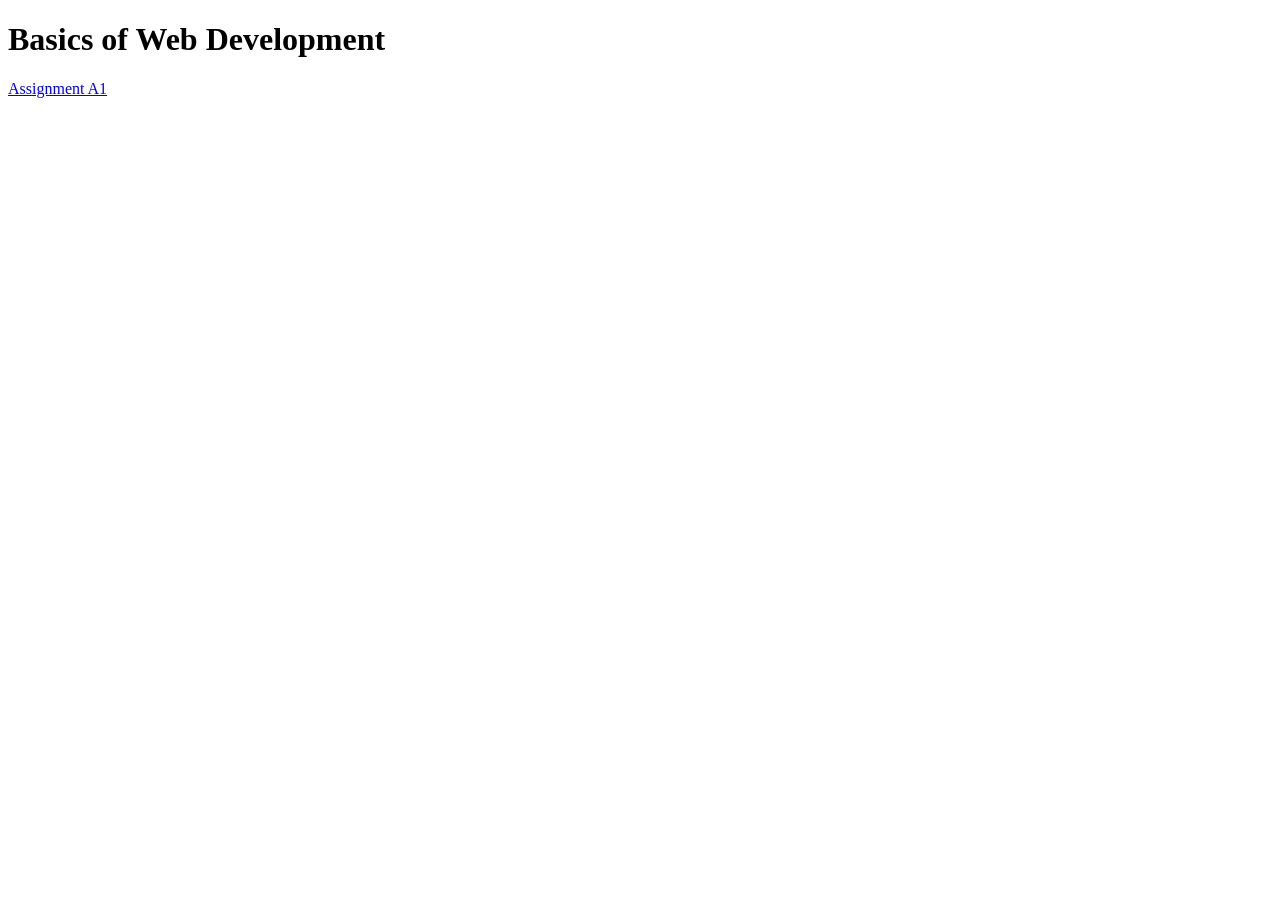
<file: index.html>
<!DOCTYPE html>
<html lang="en">
<head>
    <meta charset="UTF-8">
    <meta name="viewport" content="width=device-width, initial-scale=1.0">
    <title>Basics of Web Development</title>
</head>
<body>
    <h1>Basics of Web Development</h1>
    <p><a href="a1/">Assignment A1</a></p>
</body>
</html>
</file>
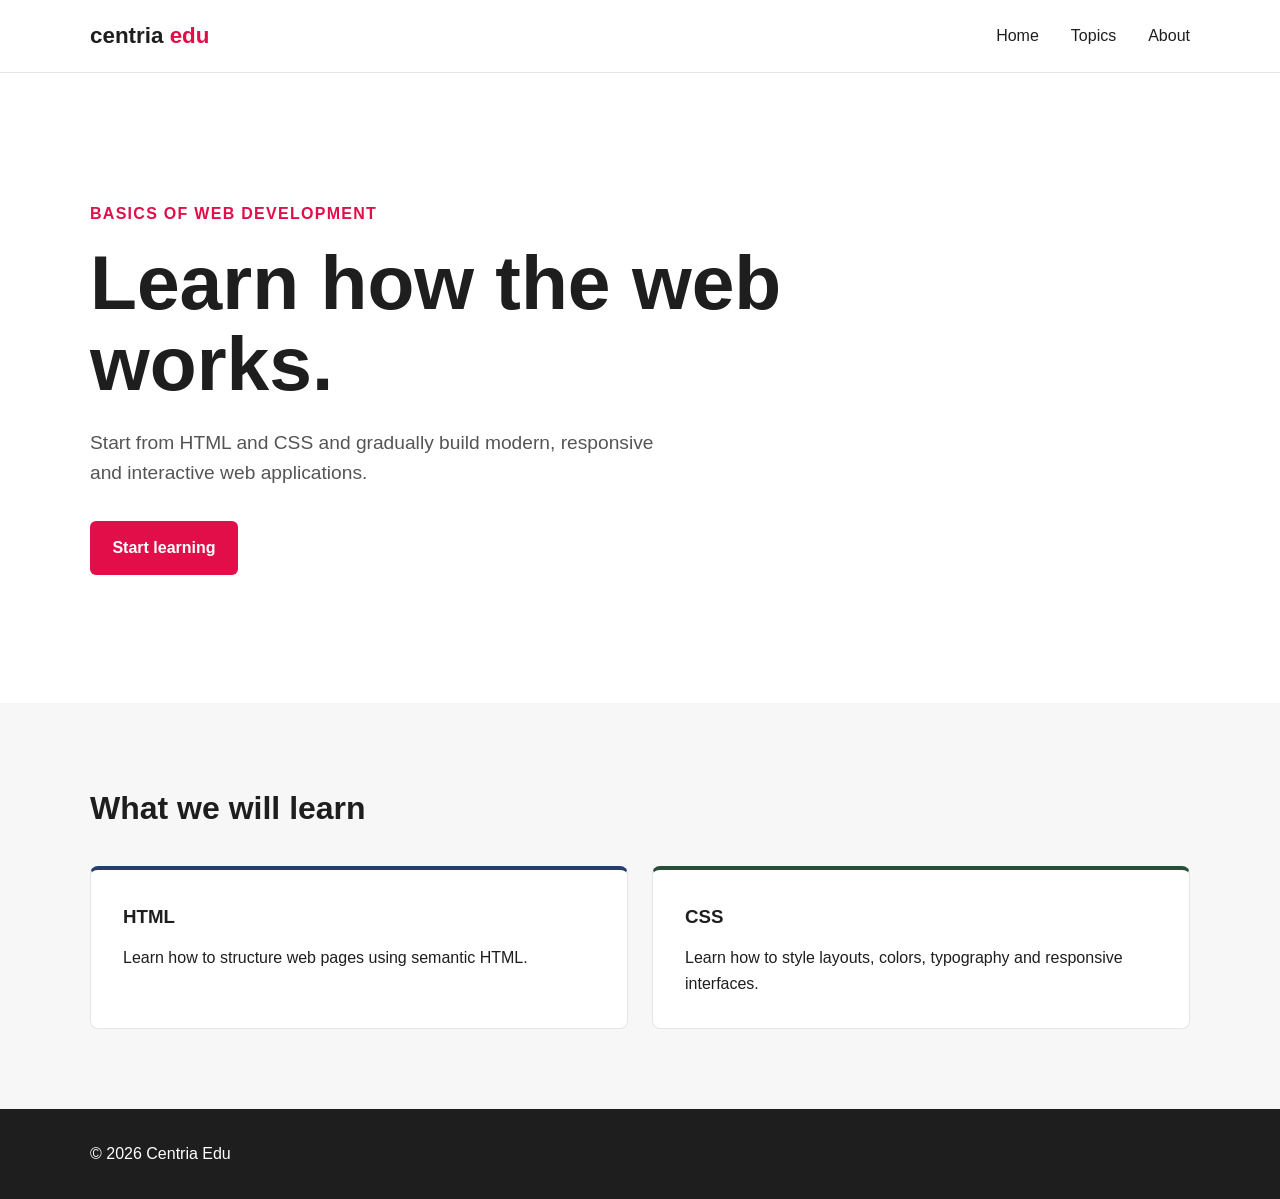
<file: a1/index.html>
<!--
    Centria Edu - Basics of Web Development

    Original author: Ville Heikkiniemi
    Modified by: Yehor Shevchenko
    Last modified: 2026-09-09

    Based on the original course template.
-->

<!DOCTYPE html>
<html lang="en">
<head>
    <meta charset="UTF-8">
    <meta name="viewport" content="width=device-width, initial-scale=1.0">
    <meta name="author" content="Ville Heikkiniemi">
    <link rel="icon" href="favicon.ico">

    <title>Centria Edu | Basics of Web Development</title>
    <link rel="stylesheet" href="style.css">
</head>

<body>

    <header>
        <div class="container">
            <nav>
                <div class="logo">
                    centria <span>edu</span>
                </div>

                <ul>
                    <li><a href="#">Home</a></li>
                    <li><a href="#topics">Topics</a></li>
                    <li><a href="#">About</a></li>
                </ul>
            </nav>
        </div>
    </header>

    <main>

        <section class="hero">
            <div class="container">
                <div class="hero-content">

                    <span class="label">Basics of Web Development</span>

                    <h1>
                        Learn how the web works.
                    </h1>

                    <p>
                        Start from HTML and CSS and gradually build modern,
                        responsive and interactive web applications.
                    </p>

                    <a href="#topics" class="button">
                        Start learning
                    </a>

                </div>
            </div>
        </section>

        <section class="topics" id="topics">
            <div class="container">

                <h2>What we will learn</h2>

                <div class="cards">

                    <article class="card">
                        <h3>HTML</h3>
                        <p>
                            Learn how to structure web pages using semantic HTML.
                        </p>
                    </article>

                    <article class="card">
                        <h3>CSS</h3>
                        <p>
                            Learn how to style layouts, colors, typography and
                            responsive interfaces.
                        </p>
                    </article>

                </div>
            </div>
        </section>

    </main>

    <footer>
        <div class="container">
            <p>&copy; 2026 Centria Edu</p>
        </div>
    </footer>

</body>
</html>
</file>
<file: a1/style.css>
:root {
            --primary: #e10e49;
            --light: #ffffff;
            --dark: #1e1e1e;
            --blue: #263f6a;
            --green: #284e36;
            --orange: #e37222;
            --rose: #c24d52;
        }

        * {
            box-sizing: border-box;
            margin: 0;
            padding: 0;
        }

        body {
            font-family: Arial, Helvetica, sans-serif;
            background-color: var(--light);
            color: var(--dark);
            line-height: 1.6;
        }

        header {
            border-bottom: 1px solid #e5e5e5;
        }

        .container {
            width: min(1100px, 90%);
            margin: 0 auto;
        }

        nav {
            min-height: 72px;
            display: flex;
            justify-content: space-between;
            align-items: center;
        }

        .logo {
            font-size: 1.4rem;
            font-weight: bold;
            color: var(--dark);
        }

        .logo span {
            color: var(--primary);
        }

        nav ul {
            display: flex;
            gap: 2rem;
            list-style: none;
        }

        nav a {
            color: var(--dark);
            text-decoration: none;
        }

        nav a:hover {
            color: var(--primary);
        }

        .hero {
            min-height: 70vh;
            display: flex;
            align-items: center;
        }

        .hero-content {
            max-width: 700px;
        }

        .label {
            display: inline-block;
            margin-bottom: 1rem;
            color: var(--primary);
            font-weight: bold;
            text-transform: uppercase;
            letter-spacing: 0.08rem;
        }

        h1 {
            margin-bottom: 1.5rem;
            font-size: clamp(2.5rem, 6vw, 5rem);
            line-height: 1.05;
        }

        .hero p {
            max-width: 600px;
            margin-bottom: 2rem;
            font-size: 1.2rem;
            color: #555;
        }

        .button {
            display: inline-block;
            padding: 0.9rem 1.4rem;
            background-color: var(--primary);
            color: var(--light);
            text-decoration: none;
            border-radius: 6px;
            font-weight: bold;
        }

        .button:hover {
            background-color: var(--rose);
        }

        .topics {
            padding: 5rem 0;
            background-color: #f7f7f7;
        }

        .topics h2 {
            margin-bottom: 2rem;
            font-size: 2rem;
        }

        .cards {
            display: grid;
            grid-template-columns: repeat(2, 1fr);
            gap: 1.5rem;
        }

        .card {
            padding: 2rem;
            background-color: var(--light);
            border: 1px solid #e5e5e5;
            border-radius: 8px;
        }

        .card h3 {
            margin-bottom: 0.8rem;
        }

        .card:nth-child(1) {
            border-top: 4px solid var(--blue);
        }

        .card:nth-child(2) {
            border-top: 4px solid var(--green);
        }

        .card:nth-child(3) {
            border-top: 4px solid var(--orange);
        }

        footer {
            padding: 2rem 0;
            background-color: var(--dark);
            color: var(--light);
        }

        @media (max-width: 700px) {
            nav ul {
                display: none;
            }

            .cards {
                grid-template-columns: 1fr;
            }

            .hero {
                min-height: 60vh;
            }
        }
</file>
